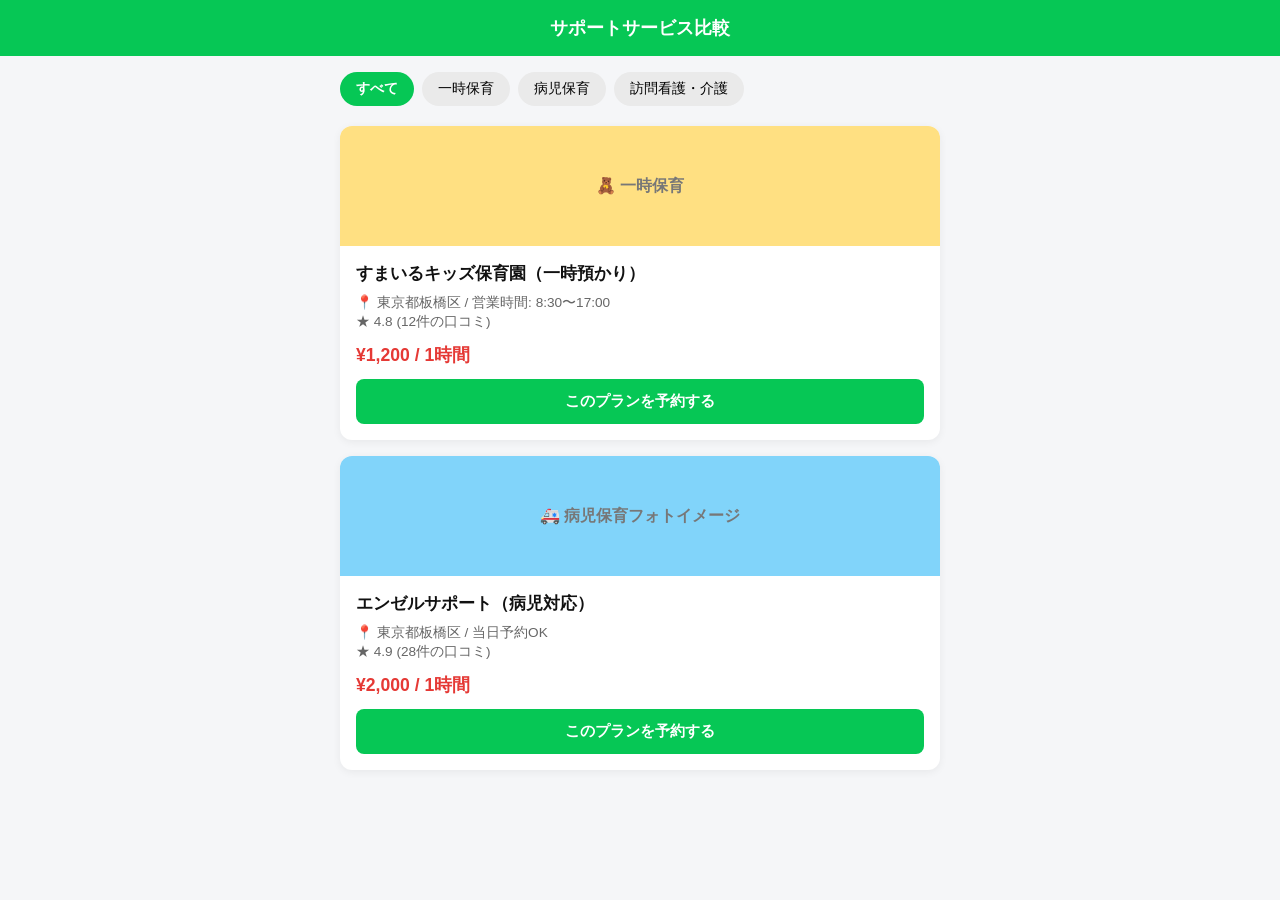
<file: index.html>
<!DOCTYPE html>
<html lang="ja">
<head>
  <meta charset="UTF-8">
  <meta name="viewport" content="width=device-width, initial-scale=1.0">
  <title>育児・介護サポート比較</title>
  <link rel="stylesheet" href="index-style.css">
</head>
<body>

  <header>サポートサービス比較</header>

  <div class="container">
    <div class="filter-tags">
      <button class="tag active">すべて</button>
      <button class="tag">一時保育</button>
      <button class="tag">病児保育</button>
      <button class="tag">訪問看護・介護</button>
    </div>

    <div class="card-list">
      <div class="card">
        <div class="card-header" style="background-color: #FFE082;">🧸 一時保育</div>
        <div class="card-body">
          <div class="card-title">すまいるキッズ保育園（一時預かり）</div>
          <div class="card-info">📍 東京都板橋区 / 営業時間: 8:30〜17:00<br>★ 4.8 (12件の口コミ)</div>
          <div class="card-price">¥1,200 / 1時間</div>
          <button class="btn-reserve" onclick="reserveService('すまいるキッズ保育園', '1,200')">このプランを予約する</button>
        </div>
      </div>

      <div class="card">
        <div class="card-header" style="background-color: #81D4FA;">🚑 病児保育フォトイメージ</div>
        <div class="card-body">
          <div class="card-title">エンゼルサポート（病児対応）</div>
          <div class="card-info">📍 東京都板橋区 / 当日予約OK<br>★ 4.9 (28件の口コミ)</div>
          <div class="card-price">¥2,000 / 1時間</div>
          <button class="btn-reserve" onclick="reserveService('エンゼルサポート', '2,000')">このプランを予約する</button>
        </div>
      </div>
    </div>
  </div>

  <script src="index-script.js"></script>
</body>
</html>
</file>
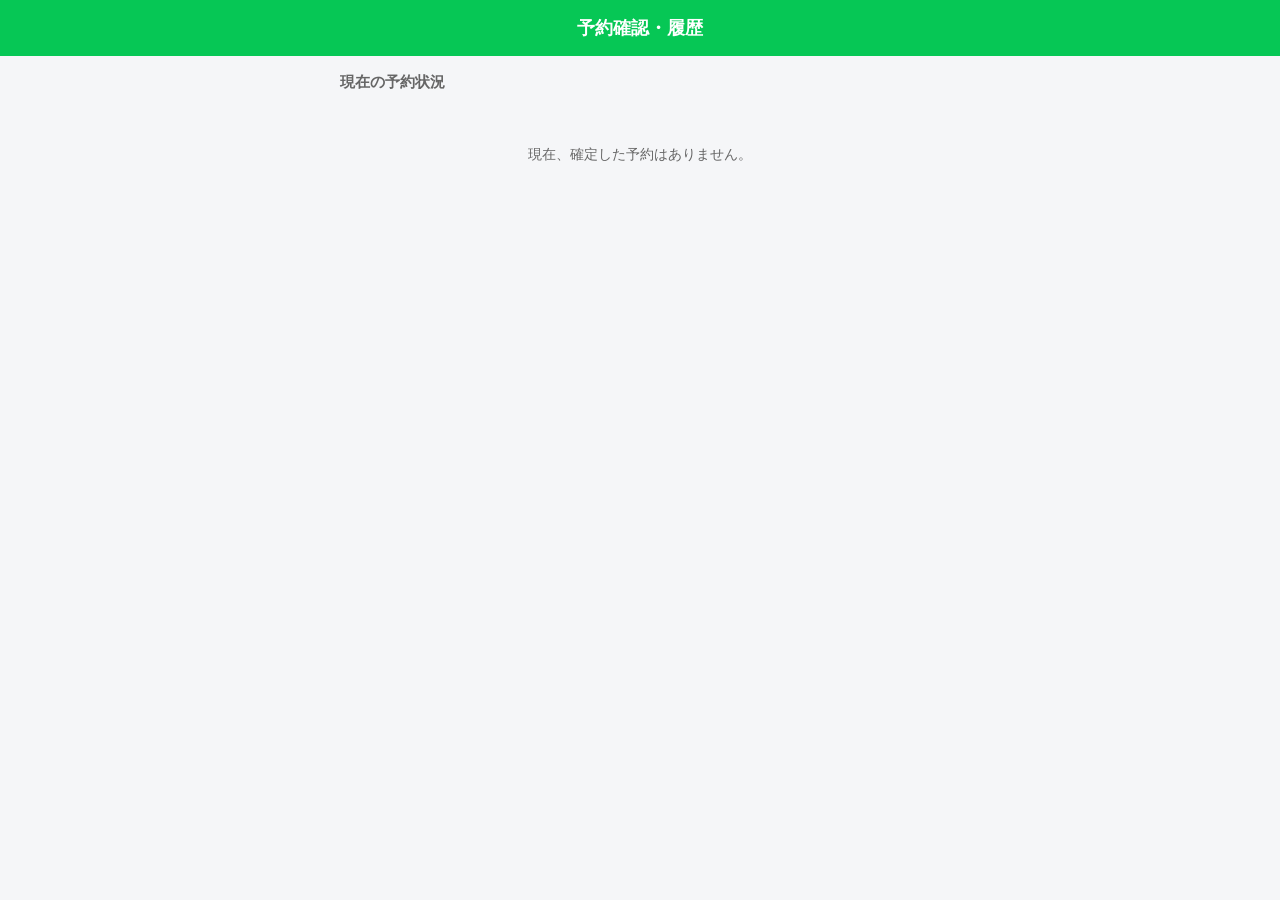
<file: confirm.html>
<!DOCTYPE html>
<html lang="ja">
<head>
  <meta charset="UTF-8">
  <meta name="viewport" content="width=device-width, initial-scale=1.0">
  <title>予約確認</title>
  <link rel="stylesheet" href="confirm-style.css">
</head>
<body>

  <header>予約確認・履歴</header>

  <div class="container">
    <div class="section-title">現在の予約状況</div>

    <div class="card-list" id="reservation-container">
      <!-- JavaScriptで動的に表示します -->
    </div>
  </div>

  <script src="confirm-script.js"></script>
</body>
</html>
</file>
<file: index-style.css>
:root {
  --primary: #06C755;
  --bg: #F5F6F8;
  --card-bg: #FFFFFF;
  --text: #111111;
  --sub-text: #666666;
}

body {
  margin: 0;
  padding: 0;
  font-family: -apple-system, BlinkMacSystemFont, "Segoe UI", Roboto, sans-serif;
  background-color: var(--bg);
  color: var(--text);
}

header {
  background-color: var(--primary);
  color: white;
  padding: 16px;
  text-align: center;
  font-weight: bold;
  font-size: 1.1rem;
  position: sticky;
  top: 0;
  z-index: 10;
}

.container {
  padding: 16px;
  max-width: 600px;
  margin: 0 auto;
}

.filter-tags {
  display: flex;
  gap: 8px;
  margin-bottom: 16px;
  overflow-x: auto;
  padding-bottom: 4px;
}

.tag {
  background: #EAEAEA;
  border: none;
  padding: 8px 16px;
  border-radius: 20px;
  font-size: 0.85rem;
  white-space: nowrap;
  cursor: pointer;
}

.tag.active {
  background: var(--primary);
  color: white;
  font-weight: bold;
}

.card-list {
  display: flex;
  flex-direction: column;
  gap: 16px;
}

.card {
  background: var(--card-bg);
  border-radius: 12px;
  overflow: hidden;
  box-shadow: 0 2px 8px rgba(0,0,0,0.06);
  display: flex;
  flex-direction: column;
}

.card-header {
  height: 120px;
  display: flex;
  align-items: center;
  justify-content: center;
  color: #777;
  font-weight: bold;
}

.card-body {
  padding: 16px;
}

.card-title {
  font-size: 1.05rem;
  font-weight: bold;
  margin: 0 0 8px 0;
}

.card-info {
  font-size: 0.85rem;
  color: var(--sub-text);
  margin-bottom: 12px;
  line-height: 1.4;
}

.card-price {
  font-size: 1.1rem;
  font-weight: bold;
  color: #E53935;
  margin-bottom: 12px;
}

.btn-reserve {
  width: 100%;
  background-color: var(--primary);
  color: white;
  border: none;
  padding: 12px;
  border-radius: 8px;
  font-size: 0.95rem;
  font-weight: bold;
  cursor: pointer;
}

.btn-reserve:active {
  opacity: 0.8;
}
</file>
<file: confirm-style.css>
:root {
  --primary: #06C755;
  --bg: #F5F6F8;
  --card-bg: #FFFFFF;
  --text: #111111;
  --sub-text: #666666;
  --status-ok: #28a745;
}

body {
  margin: 0;
  padding: 0;
  font-family: -apple-system, BlinkMacSystemFont, "Segoe UI", Roboto, sans-serif;
  background-color: var(--bg);
  color: var(--text);
}

header {
  background-color: var(--primary);
  color: white;
  padding: 16px;
  text-align: center;
  font-weight: bold;
  font-size: 1.1rem;
  position: sticky;
  top: 0;
  z-index: 10;
}

.container {
  padding: 16px;
  max-width: 600px;
  margin: 0 auto;
}

.section-title {
  font-size: 0.95rem;
  font-weight: bold;
  color: var(--sub-text);
  margin-bottom: 12px;
}

.card-list {
  display: flex;
  flex-direction: column;
  gap: 16px;
}

.card {
  background: var(--card-bg);
  border-radius: 12px;
  overflow: hidden;
  box-shadow: 0 2px 8px rgba(0,0,0,0.06);
  padding: 16px;
}

.card-top {
  display: flex;
  justify-content: space-between;
  align-items: center;
  border-bottom: 1px solid #EAEAEA;
  padding-bottom: 8px;
  margin-bottom: 12px;
}

.status-badge {
  background-color: #E8F5E9;
  color: var(--status-ok);
  font-size: 0.75rem;
  font-weight: bold;
  padding: 4px 8px;
  border-radius: 4px;
}

.card-title {
  font-size: 1.05rem;
  font-weight: bold;
  margin-bottom: 8px;
}

.info-row {
  display: flex;
  font-size: 0.85rem;
  margin-bottom: 6px;
}

.info-label {
  color: var(--sub-text);
  width: 80px;
  flex-shrink: 0;
}

.info-value {
  color: var(--text);
  font-weight: 500;
}

.btn-cancel {
  width: 100%;
  background-color: #FFF;
  color: #E53935;
  border: 1px solid #E53935;
  padding: 10px;
  border-radius: 8px;
  font-size: 0.85rem;
  font-weight: bold;
  cursor: pointer;
  margin-top: 12px;
}

.empty-message {
  text-align: center;
  color: var(--sub-text);
  padding: 40px 0;
  font-size: 0.9rem;
}
</file>
